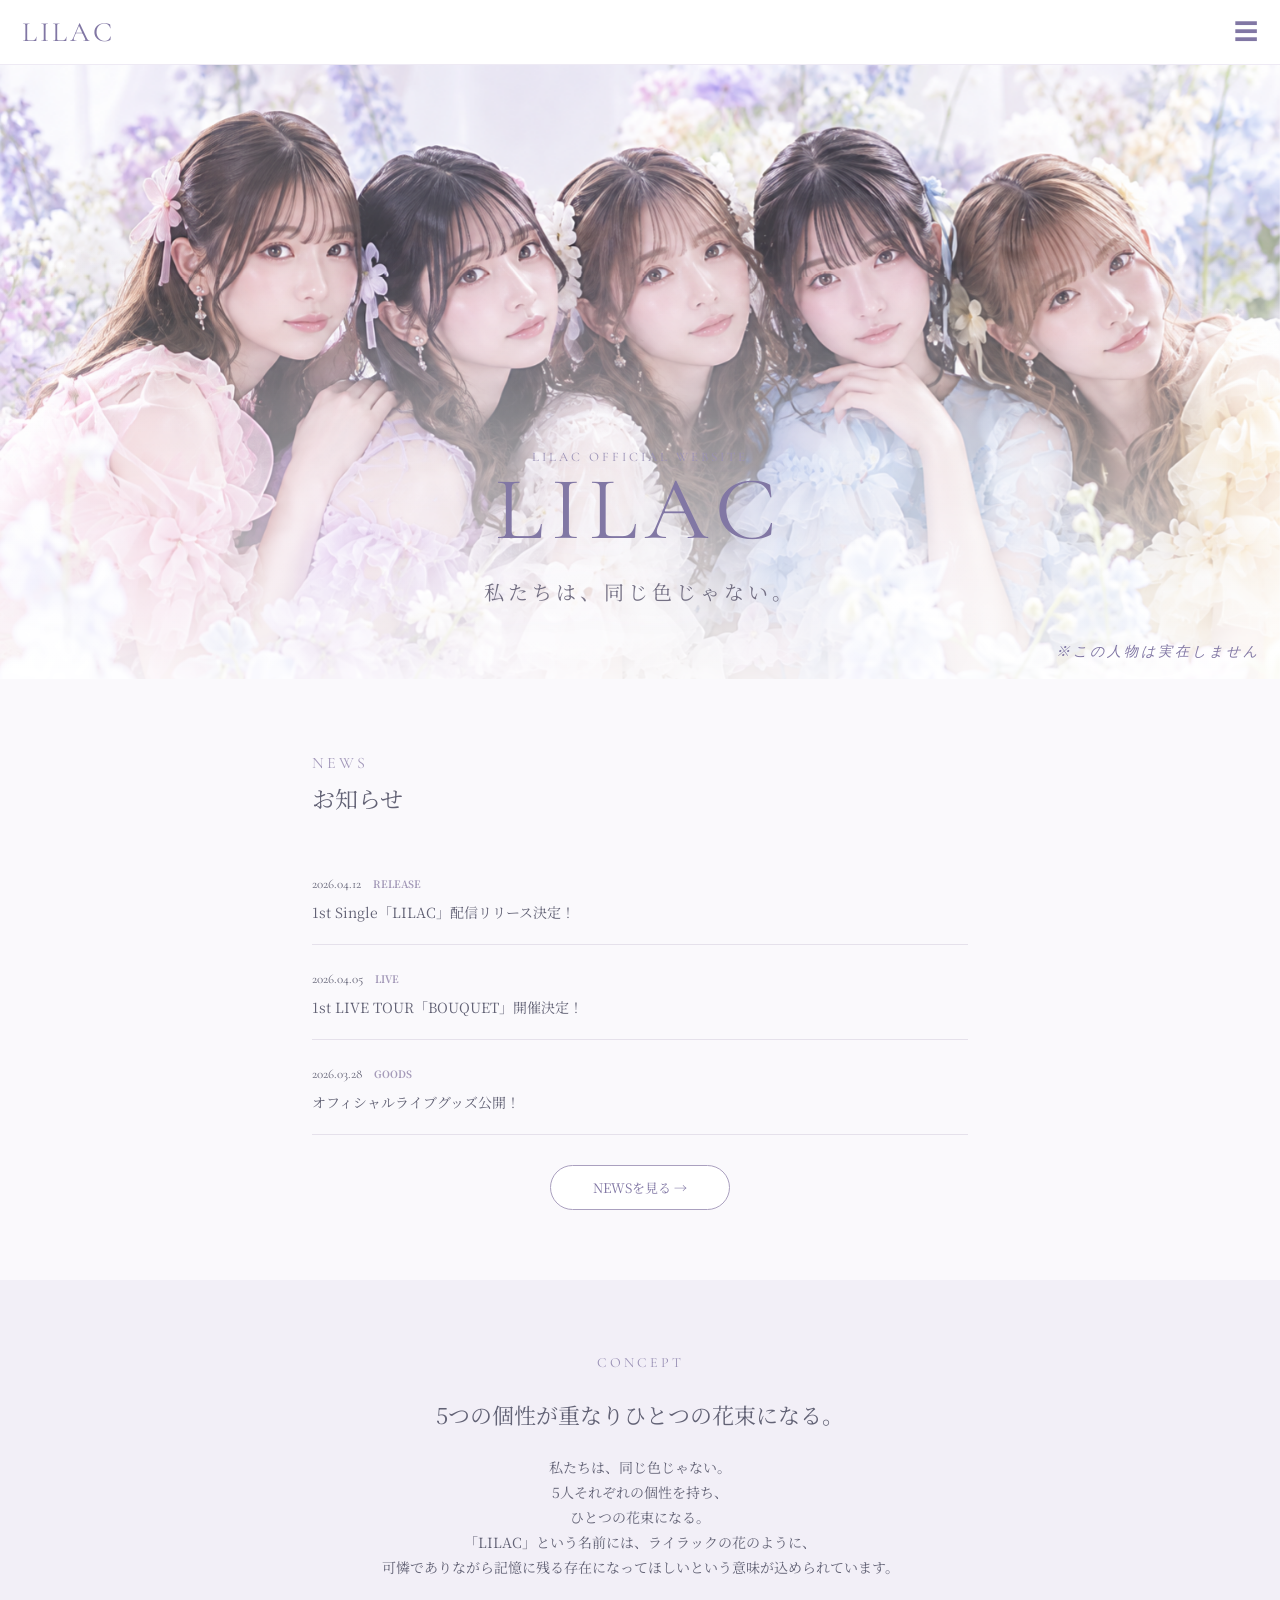
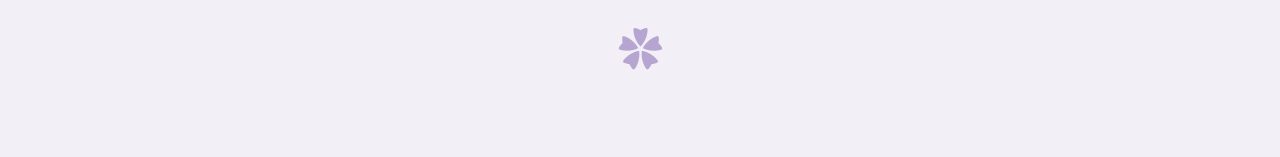
<file: index.html>
<!DOCTYPE html>
<html lang="ja">
<head>
    <meta charset="UTF-8">
    <meta name="viewport" content="width=device-width, initial-scale=1.0">
    <title>LILAC Official Website</title>
    <link rel="stylesheet" href="style.css">
</head>

<body>

<header class="header">
    <a href="index.html" class="logo">LILAC</a>

    <button class="menu-button" onclick="openMenu()">☰</button>
</header>

<div class="menu" id="menu">
    <button class="close" onclick="closeMenu()">×</button>

    <a href="index.html">TOP</a>
    <a href="member.html">MEMBER</a>
    <a href="music.html">MUSIC</a>
    <a href="live.html">LIVE</a>
    <a href="goods.html">GOODS</a>
    <a href="news.html">NEWS</a>

    <p>5 COLORS, 1 BOUQUET.</p>
</div>


<main>

<section class="hero">

    <img src="images/group.png" alt="LILAC メンバー集合写真">

    <div class="hero-text">
        <p class="small-title">LILAC OFFICIAL WEBSITE</p>

        <h1>LILAC</h1>

        <p class="concept">
            私たちは、同じ色じゃない。
        </p>

        <p class="bouquet">※この人物は実在しません</p>
    </div>

</section>


<section class="section">
    <div class="section-title">
        <p>NEWS</p>
        <h2>お知らせ</h2>
    </div>

    <article class="news-item">
        <span>2026.04.12</span>
        <strong>RELEASE</strong>
        <p>1st Single「LILAC」配信リリース決定！</p>
    </article>

    <article class="news-item">
        <span>2026.04.05</span>
        <strong>LIVE</strong>
        <p>1st LIVE TOUR「BOUQUET」開催決定！</p>
    </article>

    <article class="news-item">
        <span>2026.03.28</span>
        <strong>GOODS</strong>
        <p>オフィシャルライブグッズ公開！</p>
    </article>

    <a href="news.html" class="more-button">NEWSを見る →</a>
</section>


<section class="concept-section">

    <p class="small-title">CONCEPT</p>

    <h2>5つの個性が重なりひとつの花束になる。</h2>

    <p>
        私たちは、同じ色じゃない。<br>
        5人それぞれの個性を持ち、<br>
        ひとつの花束になる。<br>
        「LILAC」という名前には、ライラックの花のように、<br>
        可憐でありながら記憶に残る存在になってほしいという意味が込められています。
    </p>

    <div class="flower">✿</div>

</section>

</main>


<script src="script.js"></script>

</body>
</html>
</file>
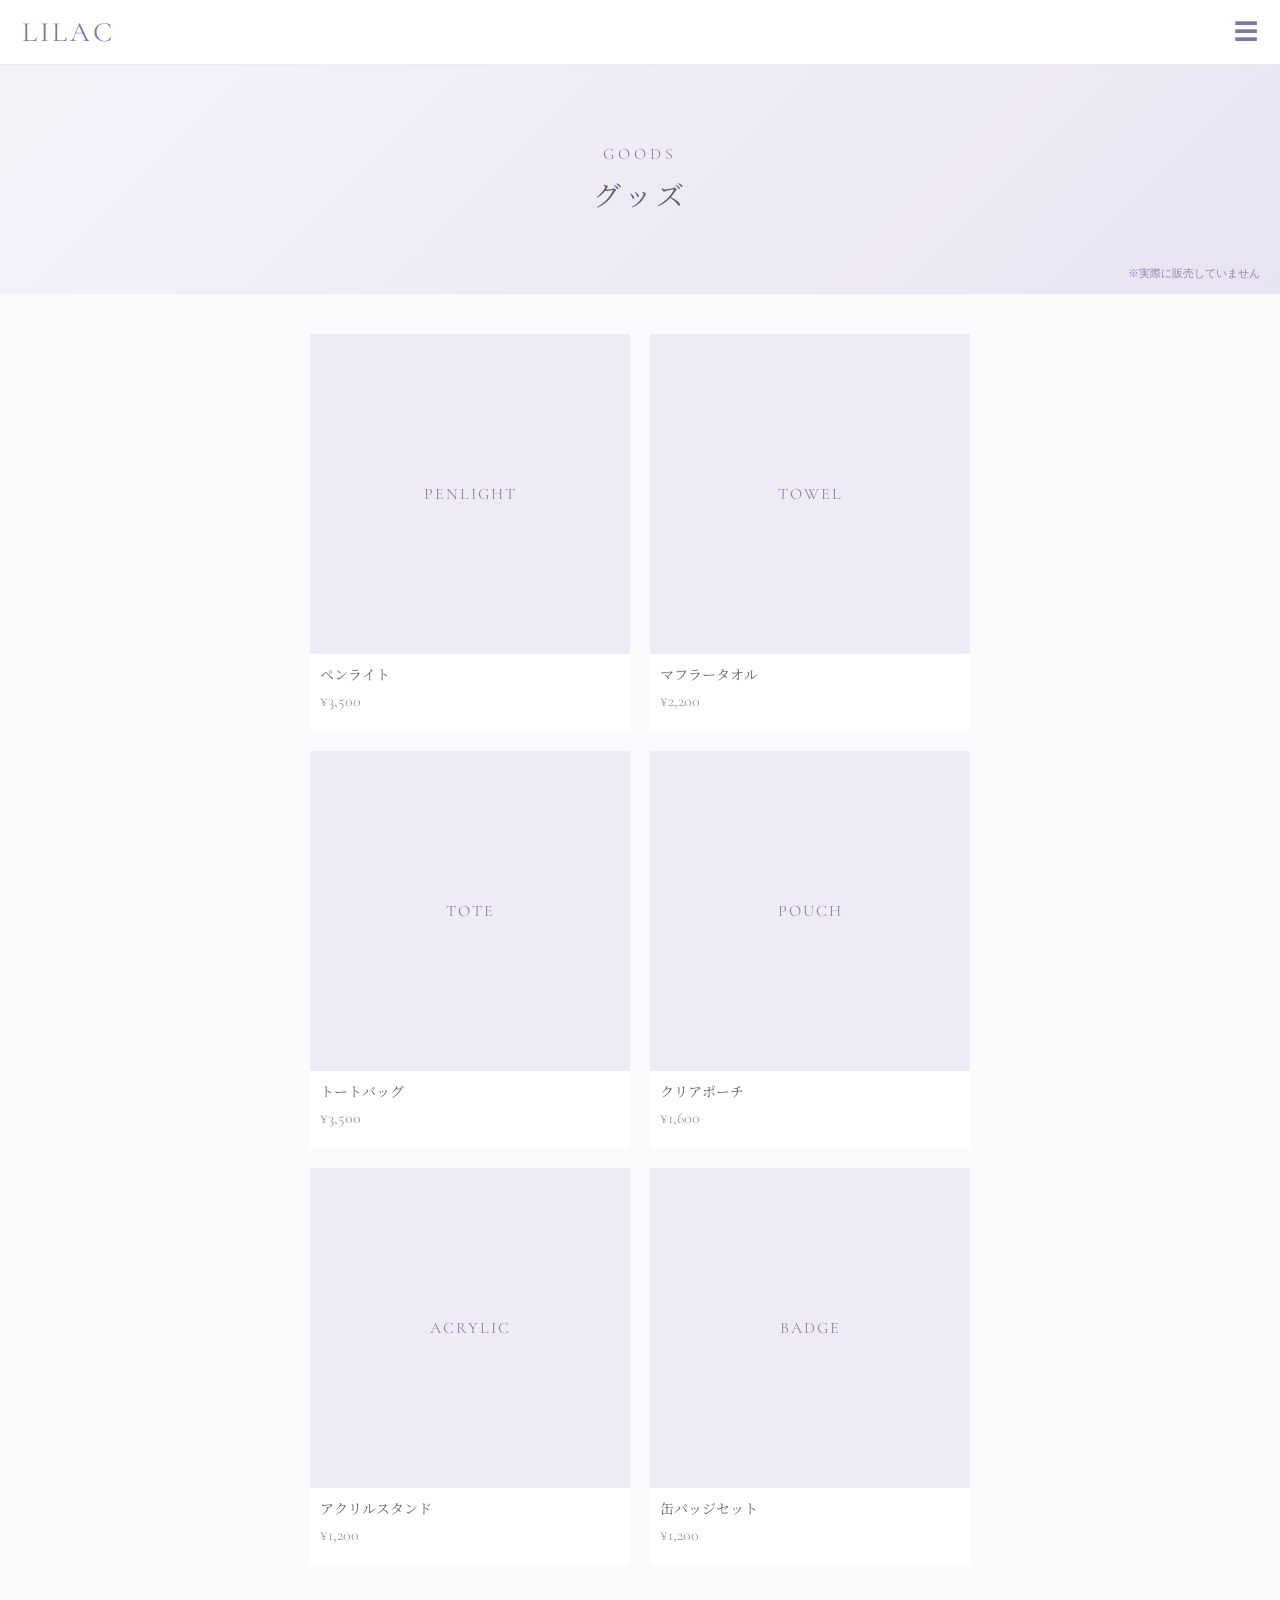
<file: goods.html>
<!DOCTYPE html>
<html lang="ja">
<head>
    <meta charset="UTF-8">
    <meta name="viewport" content="width=device-width, initial-scale=1.0">
    <title>GOODS | LILAC</title>
    <link rel="stylesheet" href="style.css">
</head>

<body>

<header class="header">
    <a href="index.html" class="logo">LILAC</a>
    <button class="menu-button" onclick="openMenu()">☰</button>
</header>

<div class="menu" id="menu">
    <button class="close" onclick="closeMenu()">×</button>
    <a href="index.html">TOP</a>
    <a href="member.html">MEMBER</a>
    <a href="music.html">MUSIC</a>
    <a href="live.html">LIVE</a>
    <a href="goods.html">GOODS</a>
    <a href="news.html">NEWS</a>
</div>


<section class="page-hero">
    <p>GOODS</p>
    <h1>グッズ</h1>
    <p class="page-hero-note">※実際に販売していません</p>
</section>


<main class="goods-grid">

    <article class="goods-card">
        <div class="goods-image">PENLIGHT</div>
        <h2>ペンライト</h2>
        <p>¥3,500</p>
    </article>

    <article class="goods-card">
        <div class="goods-image">TOWEL</div>
        <h2>マフラータオル</h2>
        <p>¥2,200</p>
    </article>

    <article class="goods-card">
        <div class="goods-image">TOTE</div>
        <h2>トートバッグ</h2>
        <p>¥3,500</p>
    </article>

    <article class="goods-card">
        <div class="goods-image">POUCH</div>
        <h2>クリアポーチ</h2>
        <p>¥1,600</p>
    </article>

    <article class="goods-card">
        <div class="goods-image">ACRYLIC</div>
        <h2>アクリルスタンド</h2>
        <p>¥1,200</p>
    </article>

    <article class="goods-card">
        <div class="goods-image">BADGE</div>
        <h2>缶バッジセット</h2>
        <p>¥1,200</p>
    </article>

</main>

<script src="script.js"></script>

</body>
</html>
</file>
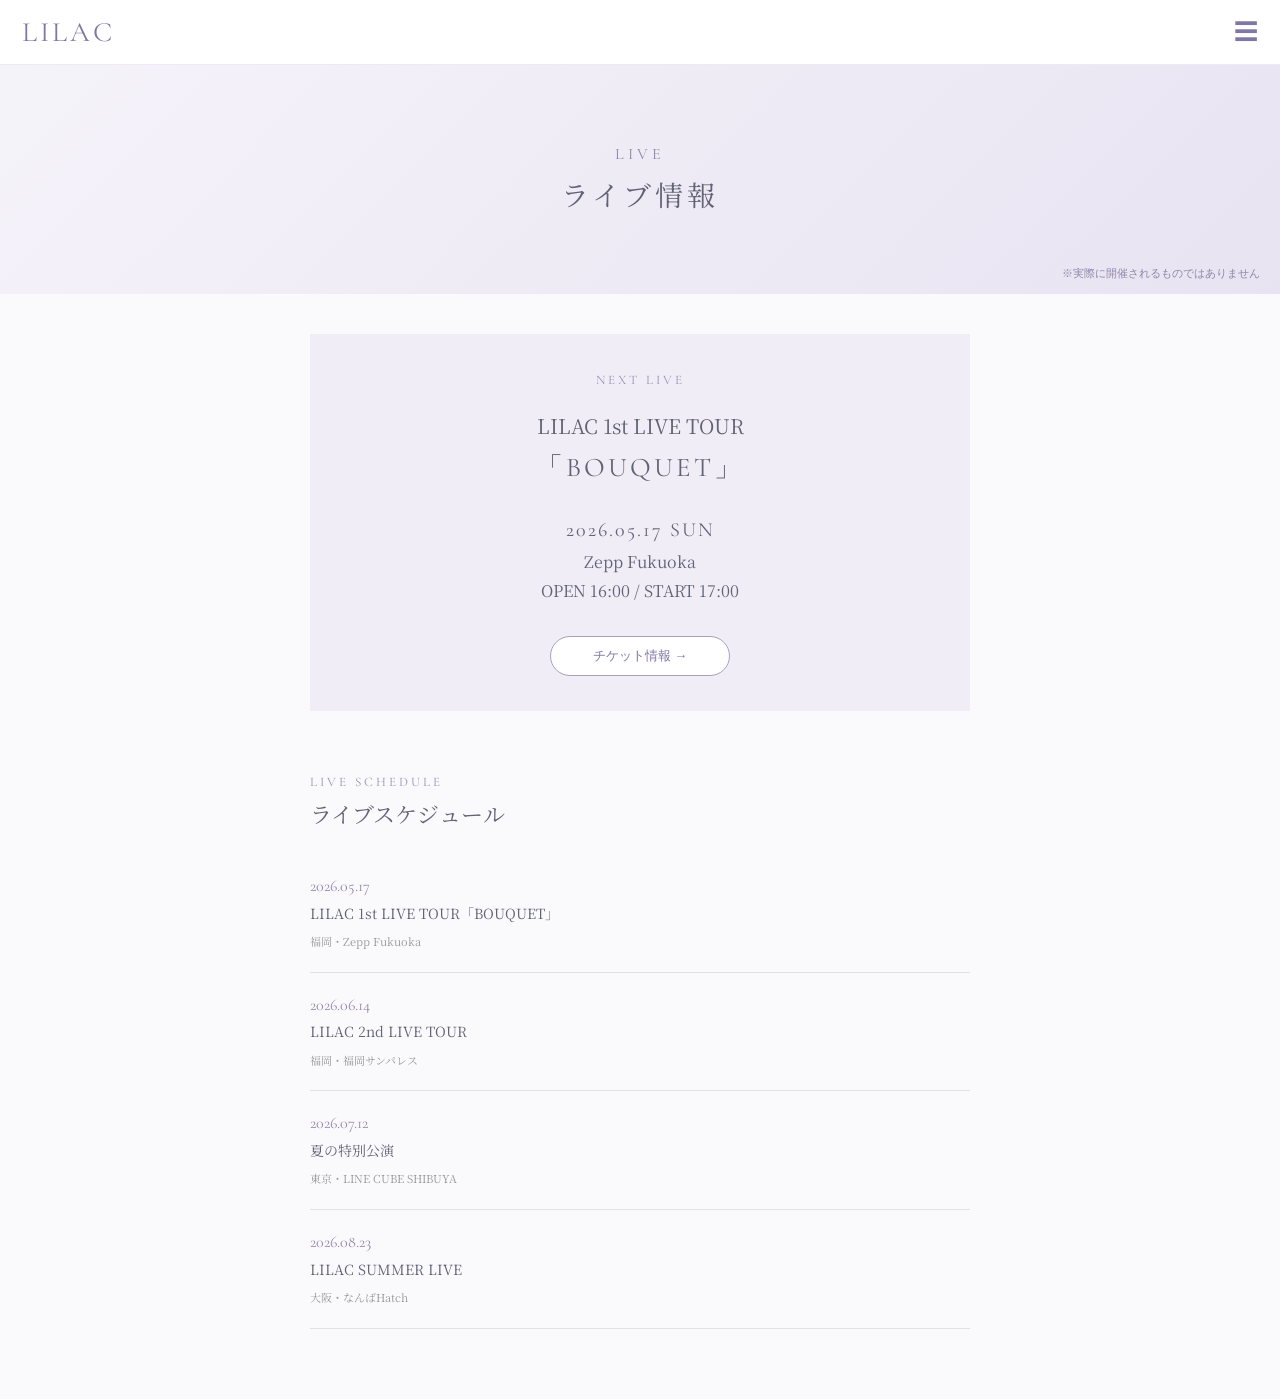
<file: live.html>
<!DOCTYPE html>
<html lang="ja">
<head>
    <meta charset="UTF-8">
    <meta name="viewport" content="width=device-width, initial-scale=1.0">
    <title>LIVE | LILAC</title>
    <link rel="stylesheet" href="style.css">
</head>

<body>

<header class="header">
    <a href="index.html" class="logo">LILAC</a>
    <button class="menu-button" onclick="openMenu()">☰</button>
</header>

<div class="menu" id="menu">
    <button class="close" onclick="closeMenu()">×</button>
    <a href="index.html">TOP</a>
    <a href="member.html">MEMBER</a>
    <a href="music.html">MUSIC</a>
    <a href="live.html">LIVE</a>
    <a href="goods.html">GOODS</a>
    <a href="news.html">NEWS</a>
</div>


<section class="page-hero">
    <p>LIVE</p>
    <h1>ライブ情報</h1>
    <p class="page-hero-note">※実際に開催されるものではありません</p>
</section>


<main class="live">

    <section class="next-live">

        <p class="small-title">NEXT LIVE</p>

        <h2>LILAC 1st LIVE TOUR</h2>

        <h3>「BOUQUET」</h3>

        <p class="date">2026.05.17 SUN</p>

        <p>Zepp Fukuoka</p>

        <p>OPEN 16:00 / START 17:00</p>

        <button class="more-button">チケット情報 →</button>

    </section>


    <section class="schedule">

        <p class="small-title">LIVE SCHEDULE</p>

        <h2>ライブスケジュール</h2>

        <div class="schedule-item">
            <span>2026.05.17</span>
            <p>LILAC 1st LIVE TOUR「BOUQUET」</p>
            <small>福岡・Zepp Fukuoka</small>
        </div>

        <div class="schedule-item">
            <span>2026.06.14</span>
            <p>LILAC 2nd LIVE TOUR</p>
            <small>福岡・福岡サンパレス</small>
        </div>

        <div class="schedule-item">
            <span>2026.07.12</span>
            <p>夏の特別公演</p>
            <small>東京・LINE CUBE SHIBUYA</small>
        </div>

        <div class="schedule-item">
            <span>2026.08.23</span>
            <p>LILAC SUMMER LIVE</p>
            <small>大阪・なんばHatch</small>
        </div>

    </section>

</main>

<script src="script.js"></script>

</body>
</html>
</file>
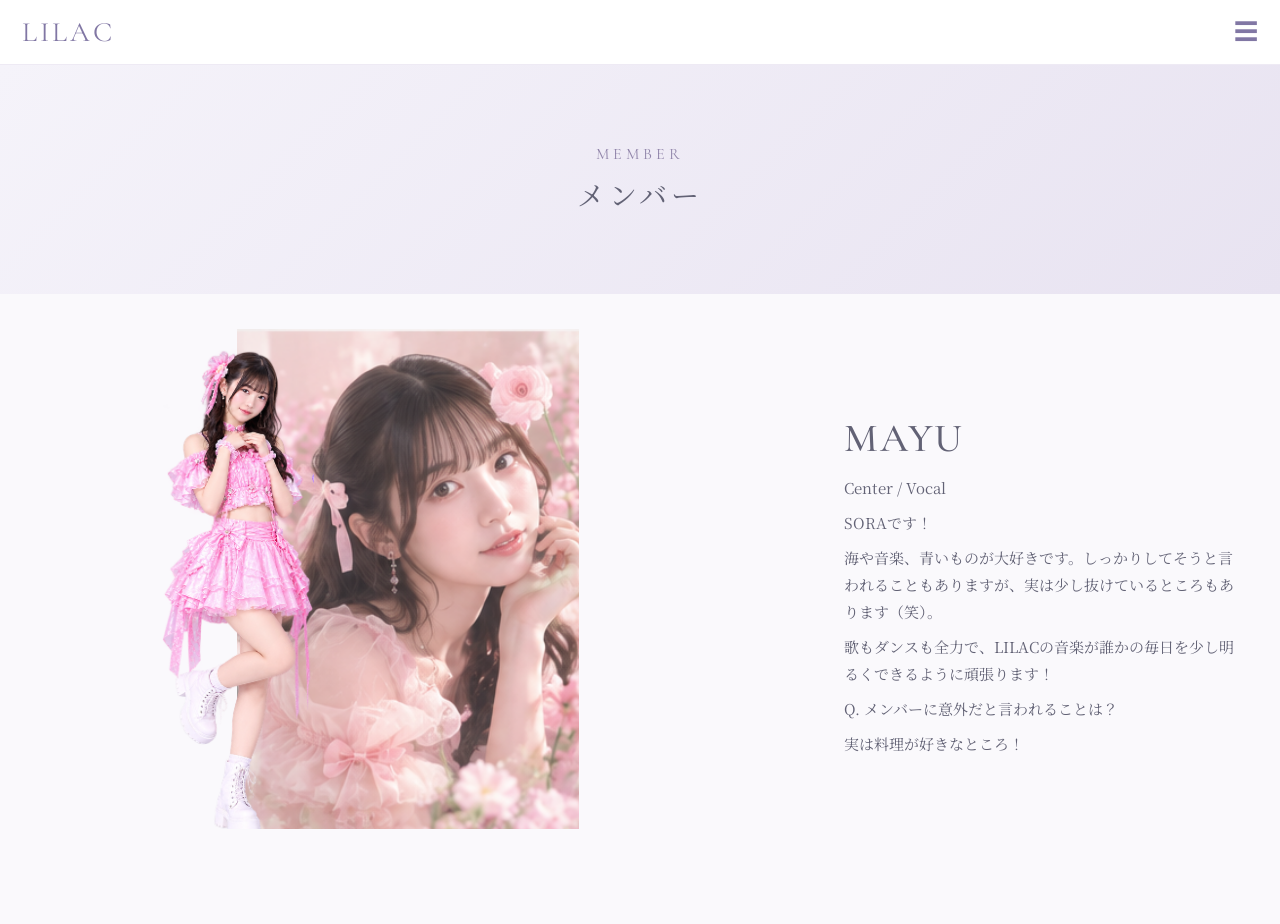
<file: member.html>
<!DOCTYPE html>
<html lang="ja">
<head>
    <meta charset="UTF-8">
    <meta name="viewport" content="width=device-width, initial-scale=1.0">
    <title>MEMBER | LILAC</title>
    <link rel="stylesheet" href="style.css">
</head>

<body class="member-page">

<header class="header">
    <a href="index.html" class="logo">LILAC</a>
    <button class="menu-button" onclick="openMenu()">☰</button>
</header>

<div class="menu" id="menu">
    <button class="close" onclick="closeMenu()">×</button>
    <a href="index.html">TOP</a>
    <a href="member.html">MEMBER</a>
    <a href="music.html">MUSIC</a>
    <a href="live.html">LIVE</a>
    <a href="goods.html">GOODS</a>
    <a href="news.html">NEWS</a>
</div>


<section class="page-hero">
    <p>MEMBER</p>
    <h1>メンバー</h1>
</section>



   
<main class="member-slider" aria-label="メンバー紹介">
    <div class="member-track">

    <article class="member-card pink">
        <div class="member-photo">
            <img src="images/mayu.png" alt="MAYU">
            <img class="mayu-overlay" src="images/mayu2.png" alt="">
        </div>
        <h2>MAYU</h2>
        <div class="member-details">
            <p>Center / Vocal</p>
            <p>SORAです！</p>
            <p>海や音楽、青いものが大好きです。しっかりしてそうと言われることもありますが、実は少し抜けているところもあります（笑）。</p>
            <p>歌もダンスも全力で、LILACの音楽が誰かの毎日を少し明るくできるように頑張ります！</p>
            <p>Q. メンバーに意外だと言われることは？</p>
            <p>実は料理が好きなところ！</p>
        </div>
    </article>


    <article class="member-card lilac">
        <div class="member-photo">
            <img src="images/rei.png" alt="REI">
        </div>
        <h2>REI</h2>
        <div class="member-details">
            <p>Dance / Performance</p>
            <p>REIです。</p>
            <p>香水や映画が好きで、夜にひとりで散歩する時間もお気に入り。</p>
            <p>普段は落ち着いていると言われますが、好きなことの話になると、つい夢中になってしまいます。</p>
            <p>ステージでは、言葉だけでは伝えきれない感情をダンスや表情で届けたいです。</p>
            <p>Q. 自分をひとことで表すなら？</p>
            <p>静かな情熱。好きなことにはとことん夢中です。</p>
        </div>
    </article>


    <article class="member-card white">
        <div class="member-photo">
            <img src="images/nana.png" alt="NANA">
        </div>
        <h2>NANA</h2>
        <div class="member-details">
            <p>Vocal</p>
            <p>こんにちは、NANAです。</p>
            <p>紅茶を飲みながら本を読んだり、美術館を巡ったりする時間が好きです。</p>
            <p>メンバーからはお姉さんのようだと言われることが多く、みんなの話を聞くのも好きです。</p>
            <p>歌声を通して、聴いてくれる人の心にそっと寄り添えたら嬉しいです。</p>
            <p>Q. いつか挑戦してみたいことは？</p>
            <p>ピアノの弾き語りを披露してみたいです！</p>
        </div>
    </article>


    <article class="member-card blue">
        <div class="member-photo">
            <img src="images/sora.png" alt="SORA">
        </div>
        <h2>SORA</h2>
        <div class="member-details">
            <p>Vocal / Dance</p>
            <p>SORAです！</p>
            <p>海や音楽、青いものが大好きです。しっかりしてそうと言われることもありますが、実は少し抜けているところもあります（笑）。</p>
            <p>歌もダンスも全力で、LILACの音楽が誰かの毎日を少し明るくできるように頑張ります！</p>
            <p>Q. メンバーに意外だと言われることは？</p>
            <p>実は料理が好きなところ！</p>
        </div>
    </article>


    <article class="member-card yellow">
        <div class="member-photo">
            <img src="images/mei.png" alt="MEI">
        </div>
        <h2>MEI</h2>
        <div class="member-details">
            <p>Rap / Mood maker</p>
            <p>やっほー！MEIです♡</p>
            <p>甘いものとお買い物、猫が大好き！メンバーといるとずっと笑っている気がします。人を笑わせることも好きで、よくモノマネをしています（笑）。</p>
            <p>歌もダンスも全力で、LILACの音楽が誰かの毎日を少し明るくできるように頑張ります！</p>
            <p>ラップではいつもと少し違う一面を見せられるように頑張っています。みんなと楽しい時間をいっぱい作りたいです！</p>
            <p>Q. LILACでの自分の役割は？
みんなを笑顔にするムードメーカー！</p>
        </div>
    </article>

    </div>
</main>

<script src="script.js"></script>

</body>
</html>
</file>
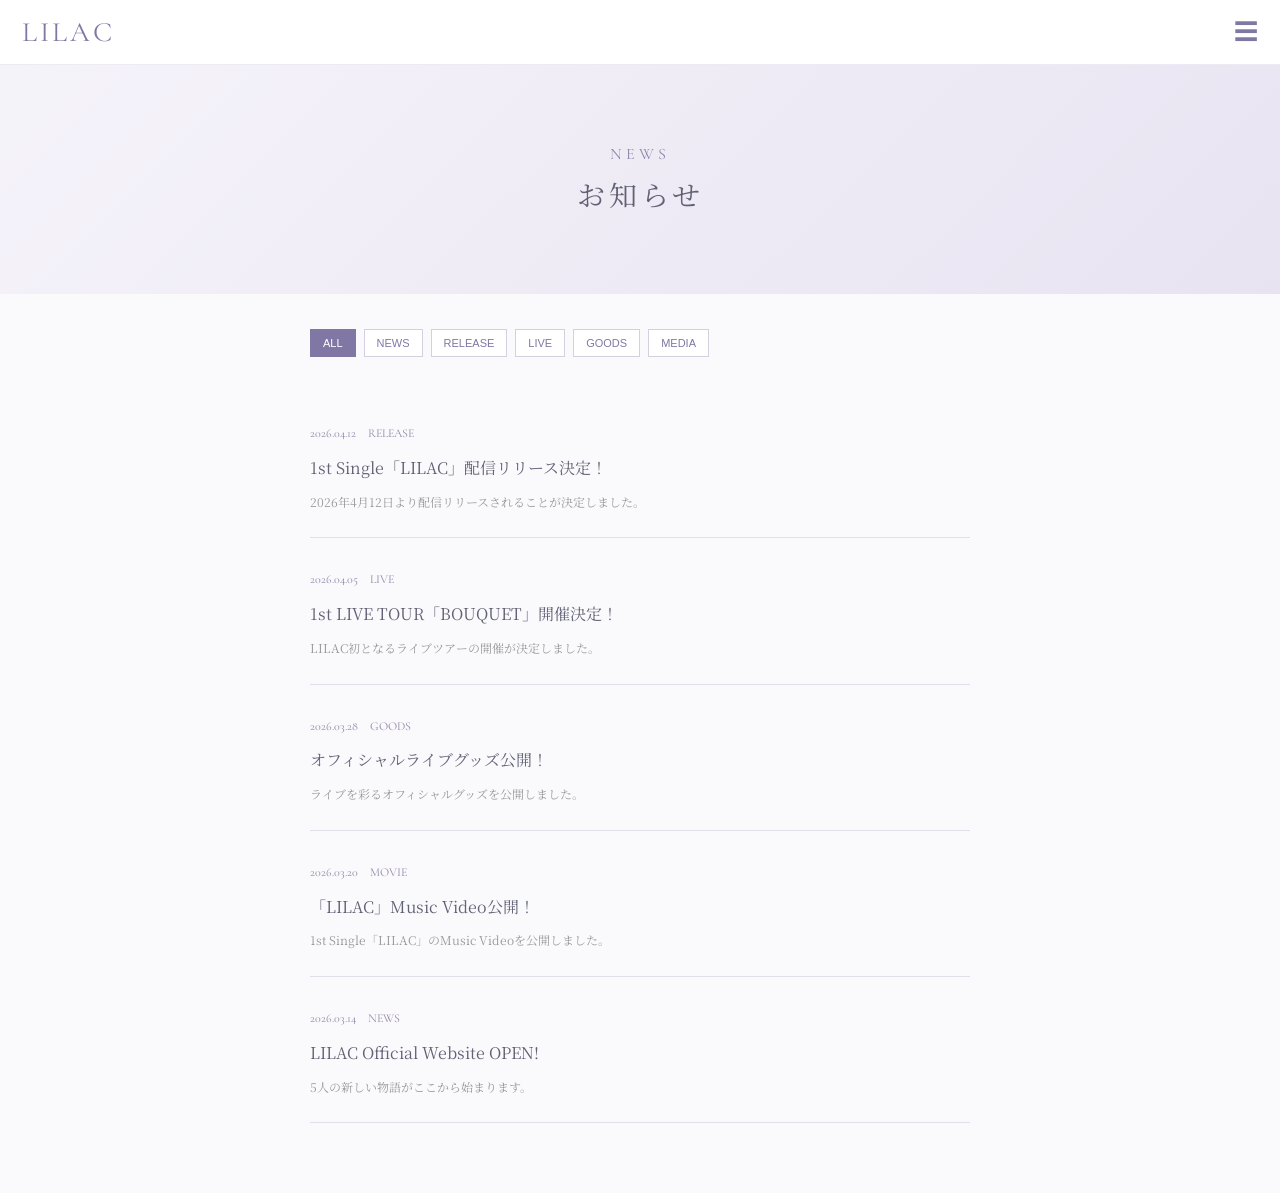
<file: news.html>
<!DOCTYPE html>
<html lang="ja">
<head>
    <meta charset="UTF-8">
    <meta name="viewport" content="width=device-width, initial-scale=1.0">
    <title>NEWS | LILAC</title>
    <link rel="stylesheet" href="style.css">
</head>

<body>

<header class="header">
    <a href="index.html" class="logo">LILAC</a>
    <button class="menu-button" onclick="openMenu()">☰</button>
</header>

<div class="menu" id="menu">
    <button class="close" onclick="closeMenu()">×</button>
    <a href="index.html">TOP</a>
    <a href="member.html">MEMBER</a>
    <a href="music.html">MUSIC</a>
    <a href="live.html">LIVE</a>
    <a href="goods.html">GOODS</a>
    <a href="news.html">NEWS</a>
</div>


<section class="page-hero">
    <p>NEWS</p>
    <h1>お知らせ</h1>
</section>


<main class="news">

    <div class="categories">
        <button type="button" data-category="ALL" aria-pressed="true">ALL</button>
        <button type="button" data-category="NEWS" aria-pressed="false">NEWS</button>
        <button type="button" data-category="RELEASE" aria-pressed="false">RELEASE</button>
        <button type="button" data-category="LIVE" aria-pressed="false">LIVE</button>
        <button type="button" data-category="GOODS" aria-pressed="false">GOODS</button>
        <button type="button" data-category="MEDIA" aria-pressed="false">MEDIA</button>
    </div>


    <article class="news-list" data-category="RELEASE">
        <span>2026.04.12　RELEASE</span>
        <h2>1st Single「LILAC」配信リリース決定！</h2>
        <p>2026年4月12日より配信リリースされることが決定しました。</p>
    </article>

    <article class="news-list" data-category="LIVE">
        <span>2026.04.05　LIVE</span>
        <h2>1st LIVE TOUR「BOUQUET」開催決定！</h2>
        <p>LILAC初となるライブツアーの開催が決定しました。</p>
    </article>

    <article class="news-list" data-category="GOODS">
        <span>2026.03.28　GOODS</span>
        <h2>オフィシャルライブグッズ公開！</h2>
        <p>ライブを彩るオフィシャルグッズを公開しました。</p>
    </article>

    <article class="news-list" data-category="MEDIA">
        <span>2026.03.20　MOVIE</span>
        <h2>「LILAC」Music Video公開！</h2>
        <p>1st Single「LILAC」のMusic Videoを公開しました。</p>
    </article>

    <article class="news-list" data-category="NEWS">
        <span>2026.03.14　NEWS</span>
        <h2>LILAC Official Website OPEN!</h2>
        <p>5人の新しい物語がここから始まります。</p>
    </article>

</main>

<script src="script.js"></script>

</body>
</html>
</file>
<file: style.css>
@import url('https://fonts.googleapis.com/css2?family=Cormorant+Garamond:wght@400;500;600&family=Noto+Serif+JP:wght@300;400;500&display=swap');


* {
    margin: 0;
    padding: 0;
    box-sizing: border-box;
}


body {
    background: #faf9fc;
    color: #626275;
    font-family: "Noto Serif JP", serif;
    line-height: 1.8;
}


a {
    color: inherit;
    text-decoration: none;
}


.header {
    height: 65px;
    background: rgba(255,255,255,0.9);
    display: flex;
    align-items: center;
    justify-content: space-between;
    padding: 0 22px;
    position: sticky;
    top: 0;
    z-index: 100;
    border-bottom: 1px solid #eeeaf4;
}


.logo {
    font-family: "Cormorant Garamond", serif;
    font-size: 28px;
    letter-spacing: 3px;
    color: #8177a4;
}


.menu-button {
    border: none;
    background: none;
    font-size: 24px;
    color: #8177a4;
    cursor: pointer;
}


.menu {
    position: fixed;
    inset: 0;
    background: rgba(83,78,105,0.96);
    z-index: 999;
    display: none;
    flex-direction: column;
    align-items: center;
    justify-content: center;
    color: white;
}


.menu.active {
    display: flex;
}


.menu a {
    width: 70%;
    text-align: center;
    padding: 13px;
    border-bottom: 1px solid rgba(255,255,255,0.25);
    font-family: "Cormorant Garamond", serif;
    font-size: 22px;
    letter-spacing: 3px;
}


.menu p {
    margin-top: 35px;
    font-family: "Cormorant Garamond", serif;
    letter-spacing: 2px;
}


.close {
    position: absolute;
    top: 20px;
    right: 25px;
    background: none;
    border: none;
    color: white;
    font-size: 32px;
}


.hero {
    position: relative;
    height: clamp(420px, 42vw, 600px);
    overflow: hidden;
    background: #f5f2f8;
    display: flex;
    align-items: flex-end;
    justify-content: center;
}


.hero > img {
    position: absolute;
    width: 100%;
    height: 100%;
    object-fit: cover;
    object-position: center;
    top: 0;
    left: 0;
}


/* 写真の上に白いグラデーション */
.hero::after {
    content: "";
    position: absolute;
    inset: 0;
    background: linear-gradient(
        to bottom,
        rgba(255,255,255,0.05) 30%,
        rgba(255,255,255,0.85) 100%
    );
}


/* 写真の上に表示する文字 */
.hero-text {
    position: relative;
    z-index: 2;
    width: 100%;
    text-align: center;
    padding: 0 20px 15px;
}


.hero h1 {
    font-family: "Cormorant Garamond", serif;
    font-size: 65px;
    font-weight: 400;
    letter-spacing: 8px;
    color: #8177a4;
    margin-bottom: 0;
    line-height: 0.9;
}


.concept {
    margin-top: 0;
    font-size: 20px;
    letter-spacing: 4px;
    color: #747084;
    line-height: 1.2;
    
}


.bouquet {
    display: block;
    width: max-content;
    margin: 20px 0 0 auto;
    font-family: "Cormorant Garamond", serif;
    letter-spacing: 3px;
    font-style: italic;
    color: #8177a4;
    text-align: right;
}

.hero-flower {
    font-size: 55px;
    color: #b7a9d1;
    margin-bottom: 15px;
}


.small-title {
    font-family: "Cormorant Garamond", serif;
    letter-spacing: 3px;
    font-size: 13px;
    color: #9990b5;
}


.concept {
    margin-top: 30px;
    font-size: 20px;
    letter-spacing: 4px;
    color: #747084;
}


.bouquet {
    margin-top: 35px;
    font-family: "Cormorant Garamond", serif;
    font-size: 14px;
    letter-spacing: 3px;
    font-style: italic;
    color: #8177a4;
    display: block;
    width: max-content;
    margin-left: auto;
    text-align: right;
}


.section,
.concept-section {
    padding: 70px 22px;
    max-width: 700px;
    margin: auto;
}


.section-title {
    margin-bottom: 30px;
}


.section-title p {
    font-family: "Cormorant Garamond", serif;
    letter-spacing: 3px;
    color: #a49abb;
}


.section-title h2 {
    font-size: 23px;
    font-weight: 400;
}


.news-item {
    padding: 18px 0;
    border-bottom: 1px solid #e5e1eb;
}


.news-item span {
    font-family: "Cormorant Garamond", serif;
    font-size: 13px;
}


.news-item strong {
    margin-left: 8px;
    font-size: 10px;
    color: #a59bb9;
}


.news-item p {
    font-size: 14px;
    margin-top: 4px;
}


.more-button {
    display: block;
    width: 180px;
    margin: 30px auto 0;
    padding: 10px 15px;
    text-align: center;
    border: 1px solid #aaa0bf;
    border-radius: 30px;
    background: white;
    color: #8177a4;
    font-size: 13px;
}


.concept-section {
    text-align: center;
    background: #f2eff7;
    max-width: none;
}


.concept-section h2 {
    margin: 20px 0;
    font-size: 22px;
    font-weight: 400;
}


.concept-section p {
    font-size: 14px;
}


.flower {
    font-size: 45px;
    color: #b6a5d0;
    margin-top: 25px;
}


.page-hero {
    position: relative;
    padding: 75px 20px;
    text-align: center;
    background: linear-gradient(
        135deg,
        #f5f3fa,
        #e8e3f1
    );
}

.page-hero p {
    font-family: "Cormorant Garamond", serif;
    letter-spacing: 4px;
    color: #9185aa;
}

.page-hero .page-hero-note {
    position: absolute;
    right: 20px;
    bottom: 10px;
    font-size: 11px;
    letter-spacing: 0;
}


.page-hero h1 {
    font-size: 28px;
    font-weight: 400;
    letter-spacing: 4px;
}


.member-slider {
    overflow: hidden;
    padding: 35px 20px 70px;
    max-width: 1320px;
    margin: 0 auto;
}

.member-track {
    display: grid;
    width: 100%;
}

.member-slider .member-card {
    grid-area: 1 / 1;
    width: 100%;
    display: grid;
    grid-template-columns: minmax(0, 1fr);
    grid-template-areas:
        "photo"
        "name"
        "role";
    align-items: stretch;
    text-align: left;
    animation: none;
    transition: opacity 0.8s ease, visibility 0s linear 0.8s;
}

.member-slider .member-card:not(.is-active) {
    opacity: 0;
    visibility: hidden;
    pointer-events: none;
}

.member-slider .member-card.is-active {
    opacity: 1;
    visibility: visible;
    pointer-events: auto;
    transition-delay: 0s;
}

.member-slider .member-photo {
    grid-area: photo;
    width: 100%;
    height: min(110vw, 430px);
    overflow: hidden;
}

.member-slider .member-photo img {
    width: 100%;
    height: 100%;
    object-fit: contain;
    display: block;
}

.member-slider .member-card {
    text-align: left;
    padding-bottom: 25px;
}

.member-slider .member-card h2 {
    grid-area: name;
}

.member-slider .member-card p {
    grid-area: role;
}

.member-slider .member-details {
    grid-area: role;
    display: flex;
    flex-direction: column;
    gap: 8px;
    line-height: 1.8;
}

.member-slider .member-details p {
    grid-area: auto;
    margin: 0;
}

@media (min-width: 768px) {
    .member-slider .member-card {
        grid-template-columns: minmax(0, 1.3fr) minmax(220px, 0.7fr);
        grid-template-areas:
            "photo name"
            "photo role";
        column-gap: 6%;
        align-content: center;
        min-height: 520px;
        text-align: left;
        padding: 0 24px 25px;
    }

    .member-slider .member-photo {
        height: 500px;
    }

    .member-slider .member-card h2 {
        align-self: end;
        font-size: 40px;
        margin-top: 0;
    }

    .member-slider .member-card p {
        align-self: stretch;
        font-size: 15px;
    }

}

.member-card {
    text-align: center;
    padding-bottom: 25px;
}


.member-photo {
    height: 230px;
    display: flex;
    justify-content: center;
    align-items: center;
    color: #8177a4;
    background: #eeeaf5;
    font-family: "Cormorant Garamond", serif;
    font-size: 20px;
    letter-spacing: 2px;
       overflow: hidden;
}


.pink .member-photo {
    background: #f5e5ec;
}


.lilac .member-photo {
    background: #e9e1f2;
}


.white .member-photo {
    background: #f5f5f5;
}


.blue .member-photo {
    background: #e1ebf3;
}


.yellow .member-photo {
    background: #f5eedc;
}


.member-card h2 {
    margin-top: 10px;
    font-family: "Cormorant Garamond", serif;
    letter-spacing: 2px;
    font-weight: 500;
}


.member-card p {
    font-size: 11px;
}


.member-card span {
    font-size: 9px;
    letter-spacing: 1px;
    color: #aaa;
}

.member-photo img {
    width: 100%;
    height: 100%;
    object-fit: cover;
    display: block;
}


.music {
    padding: 40px 20px 70px;
    max-width: 700px;
    margin: auto;
}


.music-card {
    background: white;
    padding: 20px;
    margin-bottom: 35px;
    box-shadow: 0 8px 30px rgba(120,110,140,0.08);
}


.jacket {
    aspect-ratio: 1 / 1;
    background: linear-gradient(135deg,#eee8f6,#dcd4e9);
    display: flex;
    justify-content: center;
    align-items: center;
    font-family: "Cormorant Garamond", serif;
    font-size: 35px;
    letter-spacing: 5px;
    color: #8177a4;
}

.jacket img {
    width: 100%;
    height: 100%;
    object-fit: cover;
}


.music-card h2 {
    font-weight: 400;
    margin: 8px 0;
}


.release {
    font-family: "Cormorant Garamond", serif;
    letter-spacing: 2px;
    font-size: 12px;
    margin-top: 20px;
}


.track {
    display: flex;
    gap: 20px;
    border-bottom: 1px solid #eee;
    padding: 13px 0;
    font-size: 13px;
}


.track span {
    color: #aaa0bb;
}


.live {
    padding: 40px 20px 70px;
    max-width: 700px;
    margin: auto;
}


.next-live {
    background: #f0edf6;
    padding: 35px 25px;
    text-align: center;
}


.next-live h2 {
    font-size: 20px;
    font-weight: 400;
    margin-top: 15px;
}


.next-live h3 {
    font-family: "Cormorant Garamond", serif;
    font-size: 27px;
    letter-spacing: 3px;
    font-weight: 400;
}


.date {
    margin-top: 20px;
    font-family: "Cormorant Garamond", serif;
    letter-spacing: 2px;
    font-size: 20px;
}


.schedule {
    margin-top: 60px;
}


.schedule h2 {
    font-size: 22px;
    font-weight: 400;
    margin-bottom: 20px;
}


.schedule-item {
    padding: 17px 0;
    border-bottom: 1px solid #e4e0ea;
}


.schedule-item span {
    font-family: "Cormorant Garamond", serif;
    color: #9388aa;
}


.schedule-item p {
    font-size: 14px;
}


.schedule-item small {
    font-size: 11px;
    color: #999;
}


.goods-grid {
    padding: 40px 20px 70px;
    max-width: 700px;
    margin: auto;
    display: grid;
    grid-template-columns: 1fr 1fr;
    gap: 20px;
}


.goods-card {
    background: white;
    padding-bottom: 15px;
}


.goods-image {
    aspect-ratio: 1;
    background: #eeebf5;
    display: flex;
    align-items: center;
    justify-content: center;
    color: #8e83a7;
    font-family: "Cormorant Garamond", serif;
    letter-spacing: 2px;
}


.goods-card h2 {
    font-size: 14px;
    font-weight: 400;
    margin: 8px 10px 0;
}


.goods-card p {
    font-family: "Cormorant Garamond", serif;
    margin-left: 10px;
    color: #999;
}


.news {
    max-width: 700px;
    margin: auto;
    padding: 35px 20px 70px;
}


.categories {
    display: flex;
    flex-wrap: wrap;
    gap: 8px;
    margin-bottom: 35px;
}


.categories button {
    border: 1px solid #d5cfdf;
    background: white;
    padding: 7px 12px;
    color: #8177a4;
    font-size: 11px;
    cursor: pointer;
}

.categories button[aria-pressed="true"] {
    background: #8177a4;
    border-color: #8177a4;
    color: white;
}


.news-list {
    padding: 25px 0;
    border-bottom: 1px solid #e3dfea;
}


.news-list span {
    font-family: "Cormorant Garamond", serif;
    color: #9186a8;
    font-size: 12px;
}


.news-list h2 {
    font-size: 16px;
    font-weight: 400;
    margin: 8px 0;
}


.news-list p {
    font-size: 12px;
    color: #999;
}


@media (min-width: 768px) {

    .member-grid {
        grid-template-columns: repeat(3, 1fr);
    }

    .hero {
        height: clamp(460px, 48vw, 1000px);
        min-height: 0;
    }

    .hero h1 {
        font-size: 90px;
    }

}






/* =========================
   LILAC 共通アニメーション
========================= */


/* ページを開いたときにふわっと表示 */
body {
    animation: pageFade 1s ease;
}

@keyframes pageFade {
    from {
        opacity: 0;
    }

    to {
        opacity: 1;
    }
}


/* ページタイトル */
.page-hero p,
.page-hero h1 {
    animation: titleUp 1s ease both;
}

@keyframes titleUp {
    from {
        opacity: 0;
        transform: translateY(20px);
    }

    to {
        opacity: 1;
        transform: translateY(0);
    }
}


/* TOPの文字 */
.hero-text {
    animation: heroText 1.2s ease both;
}

@keyframes heroText {
    from {
        opacity: 0;
        transform: translateY(30px);
    }

    to {
        opacity: 1;
        transform: translateY(0);
    }
}


/* TOPの集合写真 */
.hero > img {
    animation: heroImage 2s ease both;
}

@keyframes heroImage {
    from {
        opacity: 0;
    }

    to {
        opacity: 1;
    }
}


/* メンバー写真 */
.member-card {
    animation: cardFade 0.8s ease both;
}

@keyframes cardFade {
    from {
        opacity: 0;
        transform: translateY(25px);
    }

    to {
        opacity: 1;
        transform: translateY(0);
    }
}


/* 追加アニメーション */
html {
    scroll-behavior: smooth;
}

.logo,
.menu-button,
.more-button,
.news-item,
.news-list,
.music-card,
.goods-card,
.member-card,
.schedule-item,
.next-live,
.menu a,
.member-photo img,
.goods-image,
.jacket {
    transition: transform 0.35s ease, box-shadow 0.35s ease, opacity 0.35s ease, filter 0.35s ease;
}

.logo:hover,
.menu-button:hover,
.more-button:hover {
    transform: translateY(-2px);
}

.more-button:hover {
    box-shadow: 0 10px 24px rgba(129,119,164,0.12);
}

.news-item:hover,
.news-list:hover,
.music-card:hover,
.goods-card:hover,
.schedule-item:hover,
.next-live:hover {
    transform: translateY(-3px);
    box-shadow: 0 16px 28px rgba(130, 118, 157, 0.10);
}

.member-card:hover .member-photo img,
.goods-card:hover .goods-image,
.music-card:hover .jacket {
    transform: scale(1.05);
}

.hero-text {
    filter: drop-shadow(0 12px 18px rgba(120, 110, 145, 0.12));
}

.flower {
    display: inline-block;
    animation: petalFloat 3.5s ease-in-out infinite;
}

@keyframes petalFloat {
    0%,
    100% {
        transform: translateY(0) rotate(0deg);
        opacity: 0.9;
    }

    50% {
        transform: translateY(-8px) rotate(6deg);
        opacity: 1;
    }
}

.menu {
    opacity: 0;
    visibility: hidden;
    transition: opacity 0.35s ease, visibility 0.35s ease;
}

.menu.active {
    opacity: 1;
    visibility: visible;
    animation: menuOpen 0.35s ease;
}

@keyframes menuOpen {
    from {
        opacity: 0;
    }

    to {
        opacity: 1;
    }
}

.menu a {
    opacity: 0;
    transform: translateY(12px);
}

.menu.active a {
    opacity: 1;
    transform: translateY(0);
}

.menu.active a:nth-child(2) { transition-delay: 0.05s; }
.menu.active a:nth-child(3) { transition-delay: 0.1s; }
.menu.active a:nth-child(4) { transition-delay: 0.15s; }
.menu.active a:nth-child(5) { transition-delay: 0.2s; }
.menu.active a:nth-child(6) { transition-delay: 0.25s; }
.menu.active a:nth-child(7) { transition-delay: 0.3s; }

.reveal {
    opacity: 0;
    transform: translateY(24px);
    transition: opacity 0.8s ease, transform 0.8s ease;
}

.reveal.is-visible {
    opacity: 1;
    transform: translateY(0);
}

@media (prefers-reduced-motion: reduce) {
    html {
        scroll-behavior: auto;
    }

    *,
    *::before,
    *::after {
        animation: none !important;
        transition: none !important;
    }
}


/* メンバー写真を少し拡大 */
.member-photo img {
    transition: transform 0.6s ease;
}

.member-card:hover .member-photo img {
    transform: scale(1.04);
}


/* NEWS */
.news-list {
    transition:
        transform 0.3s ease,
        background 0.3s ease;
}

.news-list:hover {
    transform: translateX(5px);
}


/* GOODS */
.goods-card {
    transition:
        transform 0.3s ease,
        box-shadow 0.3s ease;
}

.goods-card:hover {
    transform: translateY(-5px);
    box-shadow: 0 10px 25px rgba(120,110,140,0.12);
}


/* MUSIC */
.music-card {
    transition:
        transform 0.4s ease,
        box-shadow 0.4s ease;
}

.music-card:hover {
    transform: translateY(-5px);
    box-shadow: 0 12px 30px rgba(120,110,140,0.12);
}


/* ボタン */
.more-button {
    transition:
        background 0.3s ease,
        color 0.3s ease,
        transform 0.3s ease;
}

.more-button:hover {
    background: #8177a4;
    color: white;
    transform: translateY(-2px);
}


/* ロゴ */
.logo {
    transition: opacity 0.3s ease;
}

.logo:hover {
    opacity: 0.6;
}




.member-card:nth-child(1) {
    animation-delay: 0.1s;
}

.member-card:nth-child(2) {
    animation-delay: 0.2s;
}

.member-card:nth-child(3) {
    animation-delay: 0.3s;
}

.member-card:nth-child(4) {
    animation-delay: 0.4s;
}

.member-card:nth-child(5) {
    animation-delay: 0.5s;
}


.flower {
  animation: floatFlower 3s ease-in-out infinite alternate;
}
@keyframes floatFlower {
  0% { transform: translateY(0) rotate(0deg); }
  100% { transform: translateY(-8px) rotate(10deg); }
}

.member-page .member-photo {
    background: transparent;
    position: relative;
    container-type: size;
}

.member-page .member-photo .mayu-overlay {
    position: absolute;
    left: calc(50% - 49.7cqh);
    bottom: -3%;
    z-index: 1;
    width: auto;
    height: 100%;
    object-fit: contain;
    object-position: bottom center;
}

@media (max-width: 600px) {
    .header {
        height: 60px;
        padding: 0 14px;
    }

    .menu-button,
    .close {
        width: 44px;
        height: 44px;
        display: grid;
        place-items: center;
    }

    .menu a {
        width: min(88%, 320px);
        padding: 12px;
    }

    .hero {
        height: min(66.6667vw, 380px);
        min-height: 210px;
    }

    .hero-text {
        width: 100%;
        padding: 0 16px 10px;
    }

    .hero h1 {
        font-size: 48px;
        letter-spacing: 4px;
    }

    .hero .concept {
        margin-top: 18px;
        font-size: 16px;
        letter-spacing: 1.5px;
    }

    .hero .bouquet {
        margin-top: 14px;
        font-size: 12px;
        letter-spacing: 2px;
    }

    .page-hero {
        padding: 50px 16px;
    }

    .page-hero h1 {
        font-size: 24px;
        letter-spacing: 3px;
    }

    .section,
    .concept-section {
        padding: 50px 18px;
    }

    .section-title h2,
    .concept-section h2 {
        font-size: 20px;
    }

    .member-slider {
        padding: 24px 14px 48px;
    }

    .member-slider .member-photo {
        height: min(112vw, 390px);
    }

    .member-slider .member-card h2 {
        font-size: 30px;
    }

    .goods-grid {
        padding: 30px 14px 50px;
        gap: 12px;
    }

    .goods-card h2 {
        margin: 8px 8px 0;
        font-size: 13px;
    }

    .goods-card p {
        margin-left: 8px;
    }

    .music,
    .live,
    .news {
        padding: 30px 16px 50px;
    }

    .music-card {
        padding: 16px;
        margin-bottom: 24px;
    }

    .track {
        gap: 12px;
        font-size: 12px;
    }

    .next-live {
        padding: 28px 16px;
    }

    .next-live h2 {
        font-size: 18px;
    }

    .next-live h3 {
        font-size: 24px;
        letter-spacing: 2px;
    }

    .date {
        font-size: 18px;
    }

    .schedule {
        margin-top: 44px;
    }

    .categories {
        gap: 8px;
        margin-bottom: 24px;
    }

    .categories button {
        min-height: 44px;
        padding: 8px 11px;
    }

    .news-list {
        padding: 20px 0;
    }

    .news-list h2 {
        font-size: 15px;
    }
}
</file>
